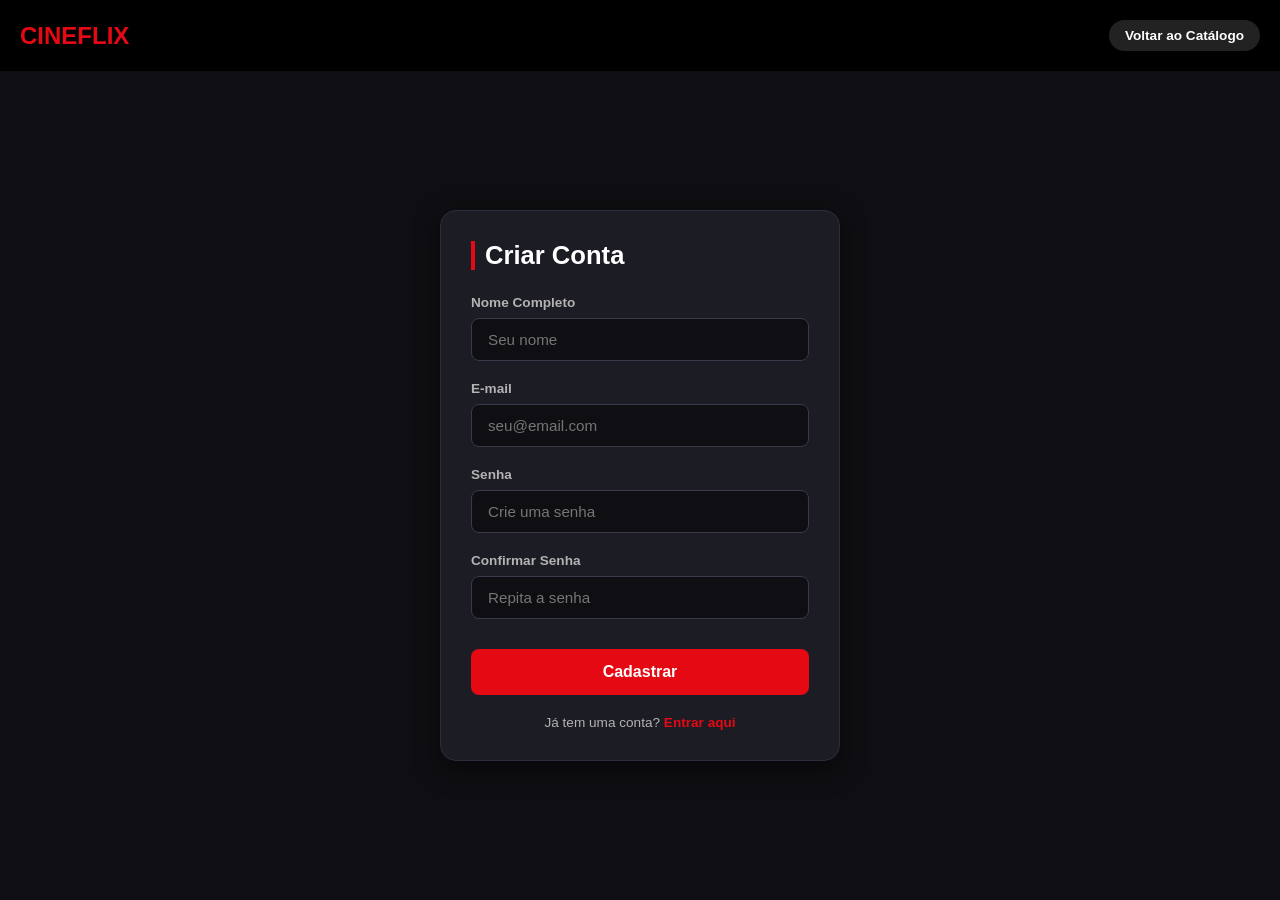
<file: index.html>
<!DOCTYPE html>
<html lang="pt-BR">
<head>
    <meta charset="UTF-8">
    <meta name="viewport" content="width=device-width, initial-scale=1.0">
    <title>CineFlix Premium - Criar Conta</title>
    <style>
        /* Mantendo o padrão Dark Mode do catálogo */
        * { margin: 0; padding: 0; box-sizing: border-box; font-family: 'Segoe UI', Tahoma, Geneva, Verdana, sans-serif; }
        body { background-color: #0f0f13; color: #fff; display: flex; flex-direction: column; min-height: 100vh; }
        
        /* Menu Superior igual ao catálogo */
        header { display: flex; justify-content: space-between; align-items: center; padding: 20px; background: #000; }
        .logo { color: #e50914; font-weight: bold; font-size: 1.5rem; text-decoration: none; }
        .btn-voltar { background: #222; color: #fff; border: none; padding: 8px 16px; border-radius: 20px; font-weight: 600; cursor: pointer; text-decoration: none; font-size: 0.85rem; }

        /* Container Centralizado do Formulário */
        .container-cadastro { flex: 1; display: flex; justify-content: center; align-items: center; padding: 20px; }
        .card-cadastro { background: #1c1c24; width: 100%; max-width: 400px; padding: 30px; border-radius: 16px; box-shadow: 0px 8px 24px rgba(0, 0, 0, 0.5); border: 1px solid #2d2d3d; }
        
        h2 { font-size: 1.6rem; margin-bottom: 25px; color: #fff; border-left: 4px solid #e50914; padding-left: 10px; }

        /* Estilização dos Inputs */
        .form-group { margin-bottom: 20px; }
        .form-group label { display: block; font-size: 0.85rem; color: #b3b3b3; margin-bottom: 8px; font-weight: 600; }
        .form-group input { width: 100%; background-color: #0f0f13; border: 1px solid #3a3a4a; color: #fff; padding: 12px 16px; border-radius: 8px; font-size: 0.95rem; outline: none; transition: border-color 0.3s; }
        
        /* Foco no Input (Efeito de clique) */
        .form-group input:focus { border-color: #e50914; }

        /* Botão de Enviar Criar Conta */
        .btn-enviar { width: 100%; background: #e50914; color: #fff; border: none; padding: 14px; border-radius: 8px; font-size: 1rem; font-weight: bold; cursor: pointer; margin-top: 10px; transition: background 0.2s, transform 0.1s; }
        .btn-enviar:hover { background: #b80710; }
        .btn-enviar:active { transform: scale(0.98); }

        /* Link de "Já tenho conta" */
        .link-login { text-align: center; margin-top: 20px; font-size: 0.85rem; color: #b3b3b3; }
        .link-login a { color: #e50914; text-decoration: none; font-weight: bold; }
        .link-login a:hover { text-decoration: underline; }
    </style>
</head>
<body>

    <!-- Menu -->
    <header>
        <a href="index.html" class="logo">CINEFLIX</a>
        <!-- Link apontando de volta para o seu catálogo atual -->
        <a href="index.html" class="btn-voltar">Voltar ao Catálogo</a>
    </header>

    <!-- Área do Formulário -->
    <main class="container-cadastro">
        <div class="card-cadastro">
            <h2>Criar Conta</h2>
            
            <form action="#">
                <div class="form-group">
                    <label for="nome">Nome Completo</label>
                    <input type="text" id="nome" placeholder="Seu nome" required>
                </div>

                <div class="form-group">
                    <label for="email">E-mail</label>
                    <input type="email" id="email" placeholder="seu@email.com" required>
                </div>

                <div class="form-group">
                    <label for="senha">Senha</label>
                    <input type="password" id="senha" placeholder="Crie uma senha" required>
                </div>

                <div class="form-group">
                    <label for="confirma-senha">Confirmar Senha</label>
                    <input type="password" id="confirma-senha" placeholder="Repita a senha" required>
                </div>

                <button type="submit" class="btn-enviar">Cadastrar</button>
            </form>

            <div class="link-login">
                Já tem uma conta? <a href="#">Entrar aqui</a>
            </div>
        </div>
    </main>

</body>
</html>
</file>
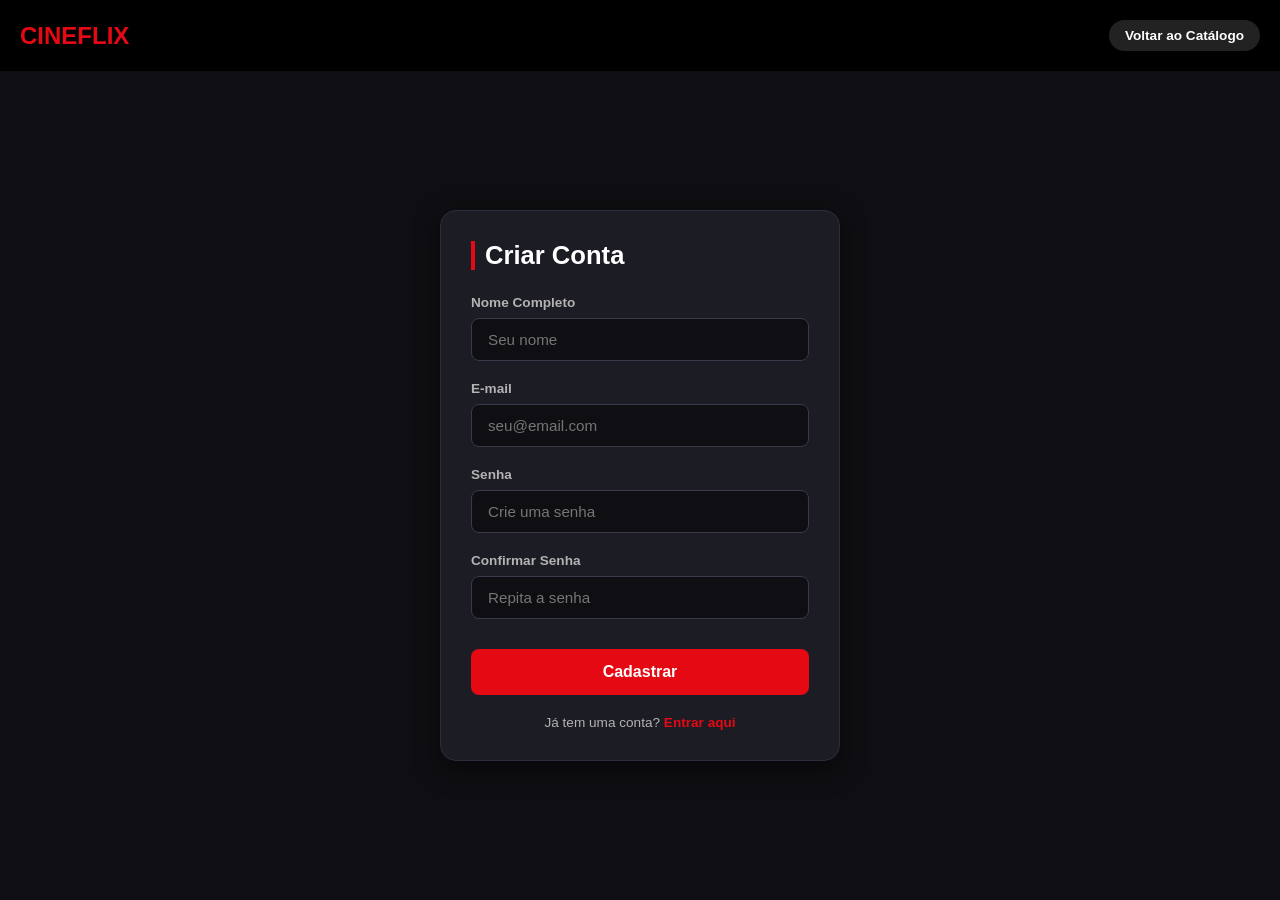
<file: adicionar.html>
<!DOCTYPE html>
<html lang="pt-BR">
<head>
    <meta charset="UTF-8">
    <meta name="viewport" content="width=device-width, initial-scale=1.0">
    <title>Filmesflix - Adicionar Perfil</title>
    <style>
        * { 
            margin: 0; 
            padding: 0; 
            box-sizing: border-box; 
            font-family: 'Arial', sans-serif; 
        }
        
        body { 
            background-color: #000000; 
            color: #ffffff; 
            min-height: 100vh; 
            display: flex;
            flex-direction: column;
            overflow-x: hidden;
        }

        .header-nav {
            display: flex;
            justify-content: space-between;
            align-items: center;
            padding: 20px;
            width: 100%;
            max-width: 600px;
            margin: 0 auto;
        }

        .header-left {
            display: flex;
            align-items: center;
            gap: 15px;
            text-decoration: none;
            color: #ffffff;
        }

        .header-left h1 {
            font-size: 1.3rem;
            font-weight: bold;
        }

        .btn-salvar-topo {
            background: none;
            border: none;
            color: #E50914;
            font-size: 1rem;
            font-weight: bold;
            cursor: pointer;
        }

        .main-content {
            flex: 1;
            width: 100%;
            max-width: 600px;
            margin: 0 auto;
            padding: 30px 20px;
            display: flex;
            flex-direction: column;
            align-items: center;
        }

        .avatar-container {
            position: relative;
            margin-bottom: 35px;
            cursor: pointer;
        }
        
        .avatar-preview { 
            width: 110px; 
            height: 110px; 
            border-radius: 12px; 
            position: relative; 
            overflow: hidden;
            background-image: url('https://i.postimg.cc/sMnJGbJx/1784404694570.png'); 
            background-size: cover;
            background-position: center;
            border: 2px solid #333;
        }

        .badge-lapis {
            position: absolute;
            bottom: -5px;
            right: -5px;
            background-color: #ffffff;
            color: #000000;
            width: 32px;
            height: 32px;
            border-radius: 50%;
            display: flex;
            justify-content: center;
            align-items: center;
            box-shadow: 0 4px 8px rgba(0,0,0,0.5);
            z-index: 10;
        }

        .input-box {
            width: 100%;
            margin-bottom: 30px;
        }

        input[type="text"] { 
            width: 100%;
            background: #262626; 
            border: none; 
            padding: 16px; 
            color: white; 
            font-size: 1.1rem; 
            border-radius: 6px; 
        }
        input[type="text"]::placeholder { color: #8c8c8c; }
        input[type="text"]:focus { outline: none; background: #333333; }

        /* MODAL DE ESCOLHER ÍCONE */
        .modal-icones {
            position: fixed;
            top: 0;
            left: 0;
            width: 100%;
            height: 100%;
            background-color: #000000;
            z-index: 1000;
            display: none; 
            flex-direction: column;
            overflow-y: auto;
            padding: 20px;
        }

        .modal-header {
            display: flex;
            align-items: center;
            gap: 15px;
            padding-bottom: 20px;
            width: 100%;
            max-width: 600px;
            margin: 0 auto;
        }

        .modal-header h2 {
            font-size: 1.3rem;
            font-weight: bold;
        }

        .modal-content {
            width: 100%;
            max-width: 600px;
            margin: 0 auto;
            display: flex;
            flex-direction: column;
            gap: 25px;
        }

        .categoria-titulo {
            font-size: 1.2rem;
            color: #ffffff;
            font-weight: bold;
            margin-bottom: 15px;
            letter-spacing: 0.5px;
        }

        .grid-icones {
            display: grid;
            grid-template-columns: repeat(4, 1fr);
            gap: 14px;
            margin-bottom: 20px;
        }

        .icone-opcao {
            width: 100%;
            aspect-ratio: 1 / 1;
            border-radius: 12px;
            cursor: pointer;
            background-size: cover;
            background-position: center;
            border: 2px solid transparent;
            background-color: #141414; 
            transition: transform 0.1s ease;
        }
        .icone-opcao:active {
            transform: scale(0.95);
        }

        .av-1 { background-image: url('https://i.postimg.cc/sMnJGbJx/1784404694570.png'); }
        .av-2 { background-image: url('https://i.postimg.cc/rDh9R79D/1784404699916.png'); }
        .av-3 { background-image: url('https://i.postimg.cc/87ybfxbs/1784404700716.png'); }
        .av-4 { background-image: url('https://i.postimg.cc/zydkH4kL/1784404703767.png'); }
        .av-5 { background-image: url('https://i.postimg.cc/sMfcX352/1784404743400.png'); }

    </style>
</head>
<body>

    <div id="telaPrincipal" style="display: block;">
        <div class="header-nav">
            <a href="perfis.html" class="header-left">
                <svg width="24" height="24" viewBox="0 0 24 24" fill="none" stroke="currentColor" stroke-width="2.5"><line x1="19" y1="12" x2="5" y2="12"></line><polyline points="12 19 5 12 12 5"></polyline></svg>
                <h1>Adicionar perfil</h1>
            </a>
            <button class="btn-salvar-topo" onclick="salvarPerfil()">Salvar</button>
        </div>

        <div class="main-content">
            <div class="avatar-container" onclick="abrirModal()">
                <div class="avatar-preview" id="preview"></div>
                <div class="badge-lapis">
                    <svg width="16" height="16" viewBox="0 0 24 24" fill="none" stroke="currentColor" stroke-width="2.5"><path d="M12 20h9"></path><path d="M16.5 3.5a2.121 2.121 0 0 1 3 3L7 19l-4 1 1-4L16.5 3.5z"></path></svg>
                </div>
            </div>

            <div class="input-box">
                <input type="text" id="nomePerfil" placeholder="Nome do perfil" maxlength="15" autocomplete="off">
            </div>
        </div>
    </div>

    <!-- TELA DE ÍCONES -->
    <div id="modalIcones" class="modal-icones">
        <div class="modal-header">
            <div style="cursor: pointer; display: flex; align-items: center;" onclick="fecharModal()">
                <svg width="24" height="24" viewBox="0 0 24 24" fill="none" stroke="currentColor" stroke-width="2.5" style="margin-right: 15px;"><line x1="19" y1="12" x2="5" y2="12"></line><polyline points="12 19 5 12 12 5"></polyline></svg>
                <h2>Escolha um ícone</h2>
            </div>
        </div>

        <div class="modal-content">
            <div>
                <p class="categoria-titulo">Cinemáticos</p>
                <div class="grid-icones">
                    <div class="icone-opcao av-1" onclick="selecionarAvatar('https://i.postimg.cc/sMnJGbJx/1784404694570.png')"></div>
                    <div class="icone-opcao av-2" onclick="selecionarAvatar('https://i.postimg.cc/rDh9R79D/1784404699916.png')"></div>
                    <div class="icone-opcao av-3" onclick="selecionarAvatar('https://i.postimg.cc/87ybfxbs/1784404700716.png')"></div>
                    <div class="icone-opcao av-4" onclick="selecionarAvatar('https://i.postimg.cc/zydkH4kL/1784404703767.png')"></div>
                    <div class="icone-opcao av-5" onclick="selecionarAvatar('https://i.postimg.cc/sMfcX352/1784404743400.png')"></div>
                </div>
            </div>
        </div>
    </div>

    <script>
        // Trava de segurança atualizada para localStorage
        if (localStorage.getItem('usuarioLogado') !== 'true') {
            window.location.href = 'index.html';
        }

        function abrirModal() {
            document.getElementById('telaPrincipal').style.display = 'none';
            document.getElementById('modalIcones').style.display = 'flex';
        }

        function fecharModal() {
            document.getElementById('modalIcones').style.display = 'none';
            document.getElementById('telaPrincipal').style.display = 'block';
        }

        function selecionarAvatar(urlImagem) {
            const preview = document.getElementById('preview');
            preview.style.backgroundImage = "url('" + urlImagem + "')";
            fecharModal();
        }

        function salvarPerfil() {
            const nome = document.getElementById('nomePerfil').value.trim();
            if (nome === "") {
                alert("Por favor, digite um nome para o perfil.");
                return;
            }
            alert("Perfil '" + nome + "' criado com sucesso!");
            window.location.href = 'perfis.html';
        }
    </script>

</body>
</html>
</file>
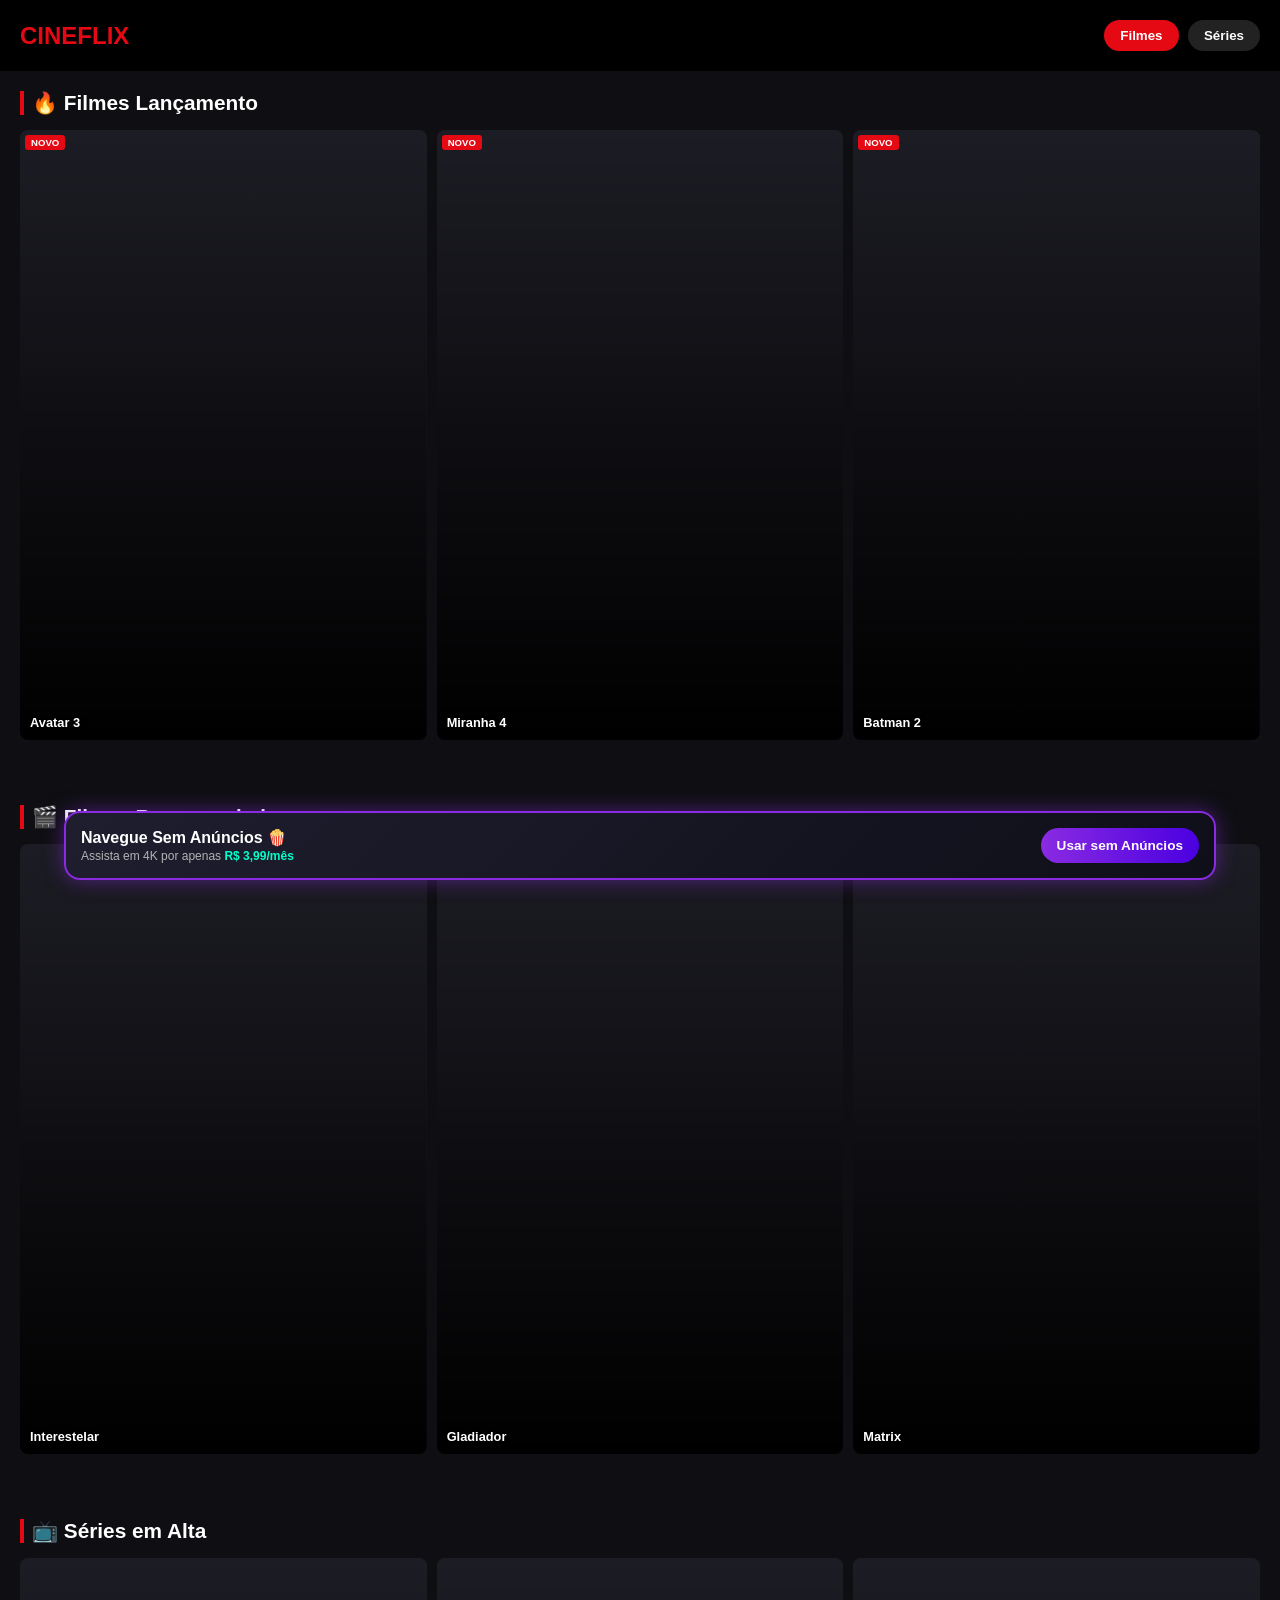
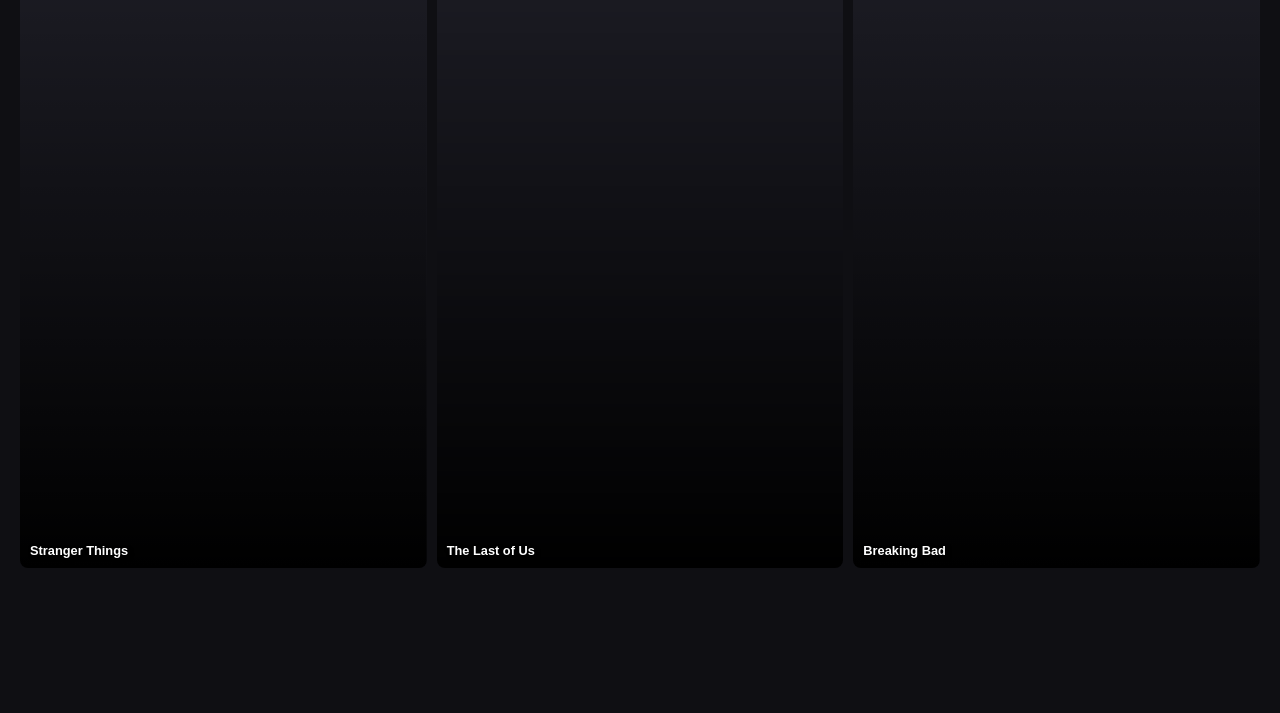
<file: filmes.html>
<!DOCTYPE html>
<html lang="pt-BR">
<head>
    <meta charset="UTF-8">
    <meta name="viewport" content="width=device-width, initial-scale=1.0">
    <title>CineFlix Premium</title>
    <style>
        /* Estilo Dark Mode Profissional */
        * { margin: 0; padding: 0; box-sizing: border-box; font-family: 'Segoe UI', Tahoma, Geneva, Verdana, sans-serif; }
        body { background-color: #0f0f13; color: #fff; padding-bottom: 100px; }
        
        /* Menu Superior */
        header { display: flex; justify-content: space-between; align-items: center; padding: 20px; background: #000; sticky: top; }
        .logo { color: #e50914; font-weight: bold; font-size: 1.5rem; }
        nav button { background: #222; color: #fff; border: none; padding: 8px 16px; margin-left: 5px; border-radius: 20px; font-weight: 600; cursor: pointer; }
        nav button.active { background: #e50914; }

        /* Seções do Catálogo */
        section { padding: 20px; }
        h2 { font-size: 1.3rem; margin-bottom: 15px; color: #fff; border-left: 4px solid #e50914; padding-left: 8px; }
        
        /* Grid de Filmes Adaptável para Celular */
        .grid { display: grid; grid-template-columns: repeat(3, 1fr); gap: 10px; margin-bottom: 25px; }
        .card { background: #1c1c24; border-radius: 8px; overflow: hidden; position: relative; aspect-ratio: 2/3; display: flex; align-items: flex-end; padding: 10px; background-size: cover; background-position: center; }
        .card span { font-size: 0.8rem; font-weight: bold; text-shadow: 2px 2px 4px #000; }
        
        /* Badges de Lançamento */
        .badge { position: absolute; top: 5px; left: 5px; background: #e50914; font-size: 0.6rem; padding: 2px 6px; border-radius: 3px; font-weight: bold; }

        /* Overlay do Anúncio Premium Estiloso */
        .overlay-premium { position: fixed; bottom: 20px; left: 5%; right: 5%; background: linear-gradient(135deg, #1e1e2f 0%, #0f0f19 100%); border: 2px solid #8a2be2; border-radius: 16px; padding: 15px; display: flex; justify-content: space-between; align-items: center; box-shadow: 0px 0px 20px rgba(138, 43, 226, 0.5); z-index: 1000; animation: pulse 2s infinite; }
        .overlay-text h3 { font-size: 1rem; color: #fff; margin-bottom: 2px; }
        .overlay-text p { font-size: 0.75rem; color: #b3b3b3; }
        .overlay-text span { color: #00ffcc; font-weight: bold; }
        .btn-premium { background: linear-gradient(90deg, #8a2be2, #4a00e0); color: #fff; border: none; padding: 10px 16px; border-radius: 25px; font-weight: bold; font-size: 0.85rem; cursor: pointer; white-space: nowrap; }
        
        @keyframes pulse {
            0% { box-shadow: 0 0 10px rgba(138, 43, 226, 0.4); }
            50% { box-shadow: 0 0 20px rgba(138, 43, 226, 0.7); }
            100% { box-shadow: 0 0 10px rgba(138, 43, 226, 0.4); }
        }
    </style>
</head>
<body>

    <!-- Menu -->
    <header>
        <div class="logo">CINEFLIX</div>
        <nav>
            <button class="active">Filmes</button>
            <button>Séries</button>
        </nav>
    </header>

    <!-- Lançamentos -->
    <section>
        <h2>🔥 Filmes Lançamento</h2>
        <div class="grid">
            <!-- Nota: Substitua o background-image pelos links das suas capas se quiser -->
            <div class="card" style="background-image: linear-gradient(transparent, #000), url('https://picsum.photos/200/300?random=1');">
                <div class="badge">NOVO</div>
                <span>Avatar 3</span>
            </div>
            <div class="card" style="background-image: linear-gradient(transparent, #000), url('https://picsum.photos/200/300?random=2');">
                <div class="badge">NOVO</div>
                <span>Miranha 4</span>
            </div>
            <div class="card" style="background-image: linear-gradient(transparent, #000), url('https://picsum.photos/200/300?random=3');">
                <div class="badge">NOVO</div>
                <span>Batman 2</span>
            </div>
        </div>
    </section>

    <!-- Filmes Populares -->
    <section>
        <h2>🎬 Filmes Recomendados</h2>
        <div class="grid">
            <div class="card" style="background-image: linear-gradient(transparent, #000), url('https://picsum.photos/200/300?random=4');"><span>Interestelar</span></div>
            <div class="card" style="background-image: linear-gradient(transparent, #000), url('https://picsum.photos/200/300?random=5');"><span>Gladiador</span></div>
            <div class="card" style="background-image: linear-gradient(transparent, #000), url('https://picsum.photos/200/300?random=6');"><span>Matrix</span></div>
        </div>
    </section>

    <!-- Séries -->
    <section>
        <h2>📺 Séries em Alta</h2>
        <div class="grid">
            <div class="card" style="background-image: linear-gradient(transparent, #000), url('https://picsum.photos/200/300?random=7');"><span>Stranger Things</span></div>
            <div class="card" style="background-image: linear-gradient(transparent, #000), url('https://picsum.photos/200/300?random=8');"><span>The Last of Us</span></div>
            <div class="card" style="background-image: linear-gradient(transparent, #000), url('https://picsum.photos/200/300?random=9');"><span>Breaking Bad</span></div>
        </div>
    </section>

    <!-- Overlay de Anúncio Premium Fixo no Rodapé -->
    <div class="overlay-premium">
        <div class="overlay-text">
            <h3>Navegue Sem Anúncios 🍿</h3>
            <p>Assista em 4K por apenas <span>R$ 3,99/mês</span></p>
        </div>
        <button class="btn-premium">Usar sem Anúncios</button>
    </div>

</body>
</html>
</file>
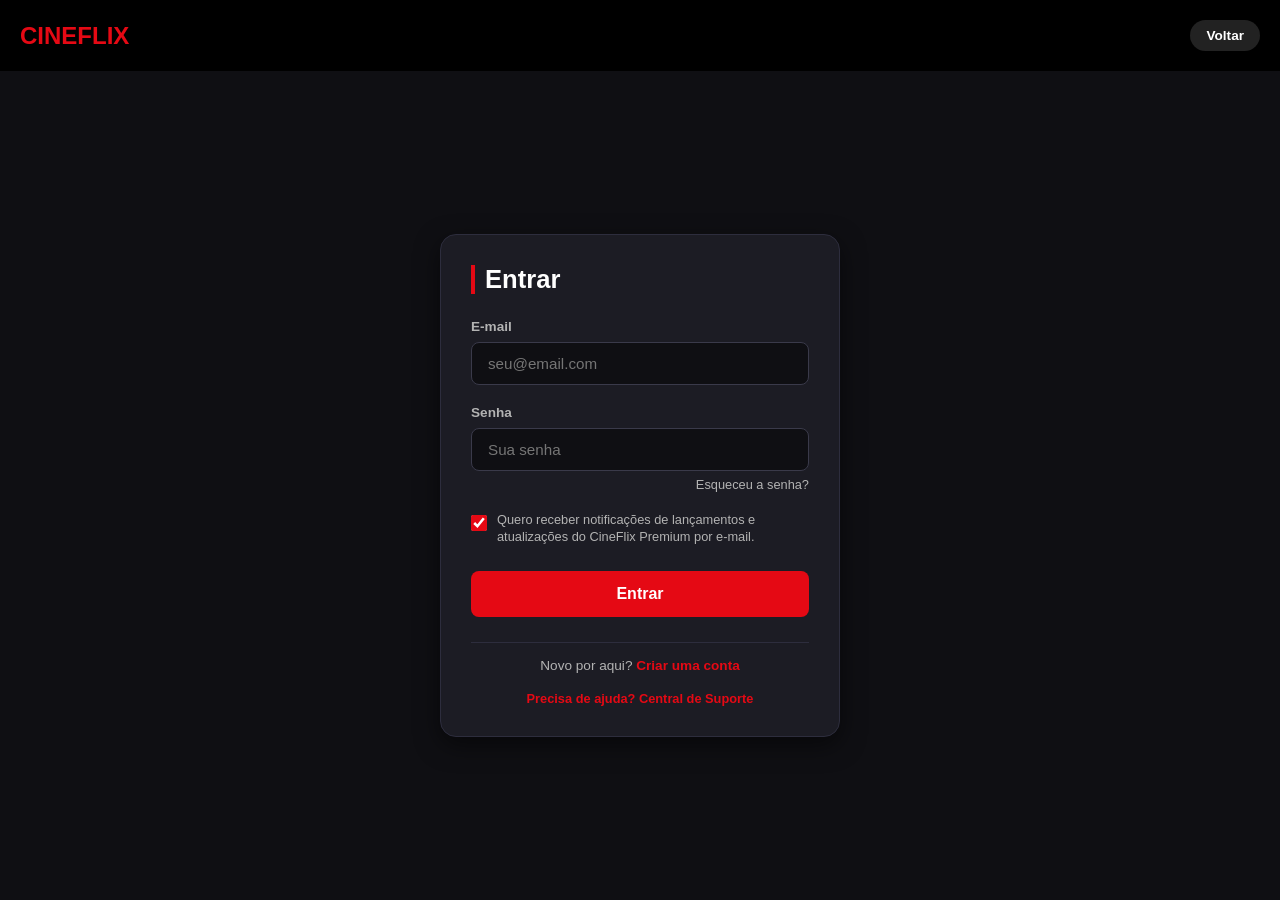
<file: login.html>
<!DOCTYPE html>
<html lang="pt-BR">
<head>
    <meta charset="UTF-8">
    <meta name="viewport" content="width=device-width, initial-scale=1.0">
    <title>CineFlix Premium - Entrar</title>
    <style>
        /* Mantendo o padrão Dark Mode do catálogo e cadastro */
        * { margin: 0; padding: 0; box-sizing: border-box; font-family: 'Segoe UI', Tahoma, Geneva, Verdana, sans-serif; }
        body { background-color: #0f0f13; color: #fff; display: flex; flex-direction: column; min-height: 100vh; }
        
        /* Menu Superior */
        header { display: flex; justify-content: space-between; align-items: center; padding: 20px; background: #000; }
        .logo { color: #e50914; font-weight: bold; font-size: 1.5rem; text-decoration: none; }
        .btn-voltar { background: #222; color: #fff; border: none; padding: 8px 16px; border-radius: 20px; font-weight: 600; cursor: pointer; text-decoration: none; font-size: 0.85rem; }

        /* Container Centralizado */
        .container-login { flex: 1; display: flex; justify-content: center; align-items: center; padding: 20px; }
        .card-login { background: #1c1c24; width: 100%; max-width: 400px; padding: 30px; border-radius: 16px; box-shadow: 0px 8px 24px rgba(0, 0, 0, 0.5); border: 1px solid #2d2d3d; }
        
        h2 { font-size: 1.6rem; margin-bottom: 25px; color: #fff; border-left: 4px solid #e50914; padding-left: 10px; }

        /* Estilização dos Inputs */
        .form-group { margin-bottom: 20px; position: relative; }
        .form-group label { display: block; font-size: 0.85rem; color: #b3b3b3; margin-bottom: 8px; font-weight: 600; }
        .form-group input[type="email"], .form-group input[type="password"] { width: 100%; background-color: #0f0f13; border: 1px solid #3a3a4a; color: #fff; padding: 12px 16px; border-radius: 8px; font-size: 0.95rem; outline: none; transition: border-color 0.3s; }
        
        .form-group input:focus { border-color: #e50914; }

        /* Links Úteis dentro do Form */
        .recuperar-senha { display: block; text-align: right; font-size: 0.8rem; color: #b3b3b3; text-decoration: none; margin-top: 6px; transition: color 0.2s; }
        .recuperar-senha:hover { color: #e50914; text-decoration: underline; }

        /* Checkbox de Atualizações Estilizado */
        .checkbox-group { display: flex; align-items: flex-start; margin-bottom: 20px; cursor: pointer; }
        .checkbox-group input { margin-top: 3px; margin-right: 10px; accent-color: #e50914; min-width: 16px; min-height: 16px; }
        .checkbox-group label { font-size: 0.8rem; color: #b3b3b3; line-height: 1.3; cursor: pointer; }

        /* Botão Entrar */
        .btn-entrar { width: 100%; background: #e50914; color: #fff; border: none; padding: 14px; border-radius: 8px; font-size: 1rem; font-weight: bold; cursor: pointer; margin-top: 5px; transition: background 0.2s, transform 0.1s; }
        .btn-entrar:hover { background: #b80710; }
        .btn-entrar:active { transform: scale(0.98); }

        /* Links de rodapé do card */
        .footer-links { text-align: center; margin-top: 25px; font-size: 0.85rem; color: #b3b3b3; border-top: 1px solid #2d2d3d; padding-top: 15px; }
        .footer-links p { margin-bottom: 8px; }
        .footer-links a { color: #e50914; text-decoration: none; font-weight: bold; }
        .footer-links a:hover { text-decoration: underline; }
        
        .ajuda-link { display: inline-block; margin-top: 10px; font-size: 0.8rem; color: #8a2be2; text-decoration: none; font-weight: 600; }
        .ajuda-link:hover { text-decoration: underline; color: #a046f5; }
    </style>
</head>
<body>

    <!-- Menu -->
    <header>
        <a href="index.html" class="logo">CINEFLIX</a>
        <a href="index.html" class="btn-voltar">Voltar</a>
    </header>

    <!-- Área de Login -->
    <main class="container-login">
        <div class="card-login">
            <h2>Entrar</h2>
            
            <form id="formLogin">
                <div class="form-group">
                    <label for="email">E-mail</label>
                    <input type="email" id="email" placeholder="seu@email.com" required>
                </div>

                <div class="form-group">
                    <label for="senha">Senha</label>
                    <input type="password" id="senha" placeholder="Sua senha" required>
                    <a href="#" class="recuperar-senha" id="btnRecuperar">Esqueceu a senha?</a>
                </div>

                <!-- Recurso para receber atualizações do app -->
                <div class="checkbox-group">
                    <input type="checkbox" id="atualizacoes" checked>
                    <label for="atualizacoes">Quero receber notificações de lançamentos e atualizações do CineFlix Premium por e-mail.</label>
                </div>

                <button type="submit" class="btn-entrar">Entrar</button>
            </form>

            <!-- Links para criar conta e ajuda -->
            <div class="footer-links">
                <p>Novo por aqui? <a href="cadastro.html">Criar uma conta</a></p>
                <a href="#" class="ajuda-link" id="btnAjuda">Precisa de ajuda? Central de Suporte</a>
            </div>
        </div>
    </main>

    <script>
        // Ação ao tentar Entrar
        document.getElementById('formLogin').addEventListener('submit', function(event) {
            event.preventDefault();
            
            const email = document.getElementById('email').value;
            const receberUpdates = document.getElementById('atualizacoes').checked;

            if(receberUpdates) {
                alert(`Login efetuado! Você receberá as últimas atualizações do app em: ${email}`);
            } else {
                alert('Login efetuado com sucesso!');
            }
            
            // Redireciona para o catálogo (index.html)
            window.location.href = 'index.html';
        });

        // Simulação do recurso de recuperar conta
        document.getElementById('btnRecuperar').addEventListener('click', function(e) {
            e.preventDefault();
            const email = prompt('Digite seu e-mail cadastrado para enviarmos as instruções de recuperação:');
            if (email) {
                alert(`Enviamos um link de redefinição de senha para o e-mail: ${email}`);
            }
        });

        // Simulação da Central de Ajuda
        document.getElementById('btnAjuda').addEventListener('click', function(e) {
            e.preventDefault();
            alert('Direcionando para a Central de Ajuda CineFlix...\n\nSuporte Técnico 24h via chat ativo.');
        });
    </script>

</body>
</html>
</file>
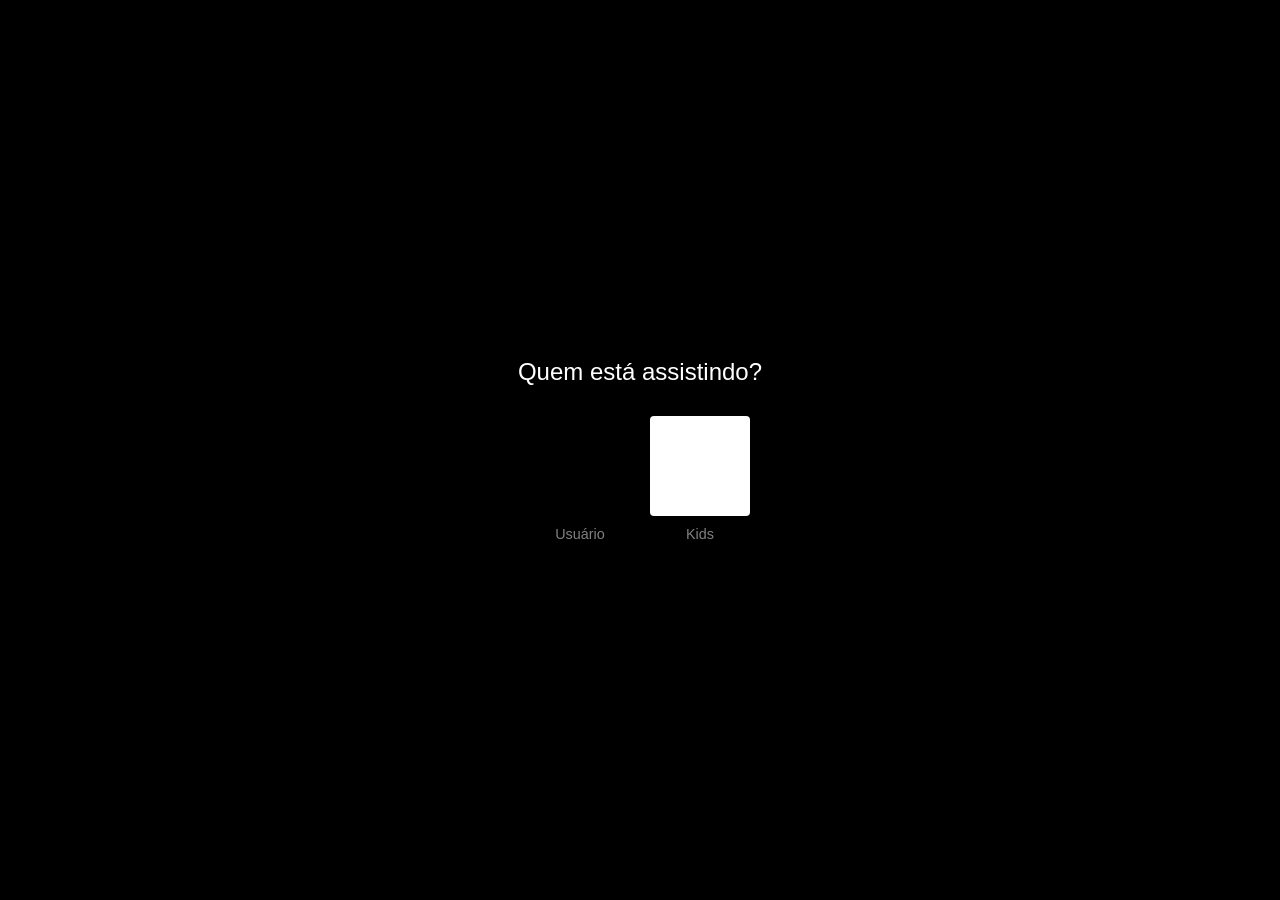
<file: perfis.html>
<!DOCTYPE html>
<html lang="pt-BR">
<head>
    <meta charset="UTF-8">
    <meta name="viewport" content="width=device-width, initial-scale=1.0, maximum-scale=1.0, user-scalable=no">
    <title>Quem está assistindo?</title>
    <style>
        * { margin: 0; padding: 0; box-sizing: border-box; font-family: sans-serif; }
        body { background-color: #000; color: #fff; min-height: 100vh; display: flex; flex-direction: column; align-items: center; justify-content: center; }
        h1 { font-size: 1.5rem; margin-bottom: 30px; font-weight: normal; }
        .perfis-container { display: flex; flex-wrap: wrap; justify-content: center; gap: 20px; width: 100%; padding: 0 20px; }
        .perfil-box { text-align: center; cursor: pointer; width: 100px; }
        .avatar { width: 100px; height: 100px; border-radius: 4px; background-size: cover; background-position: center; margin-bottom: 10px; }
        .perfil-nome { color: #808080; font-size: 0.9rem; margin-top: 5px; }
    </style>
</head>
<body>

    <h1>Quem está assistindo?</h1>

    <div class="perfis-container">
        <!-- Perfil Principal -->
        <div class="perfil-box" onclick="window.location.href='filmes.html'">
            <div class="avatar" style="background-image: url('https://i.postimg.cc/sMnJGbJx/1784404694570.png');"></div>
            <div class="perfil-nome" id="nomeExibido">Carregando...</div>
        </div>

        <!-- Perfil Kids (Novo) -->
        <div class="perfil-box" onclick="window.location.href='filmes.html'">
            <div class="avatar" style="background-color: #fff; background-image: url('https://img.icons8.com/color/100/000000/child-skin-type-1.png');"></div>
            <div class="perfil-nome">Kids</div>
        </div>
    </div>

    <script>
        // Puxa o nome que você salvou lá no "adicionar.html"
        const nomeSalvo = localStorage.getItem('nomeDoPerfil');
        document.getElementById('nomeExibido').innerText = nomeSalvo ? nomeSalvo : "Usuário";
    </script>
</body>
</html>
</file>
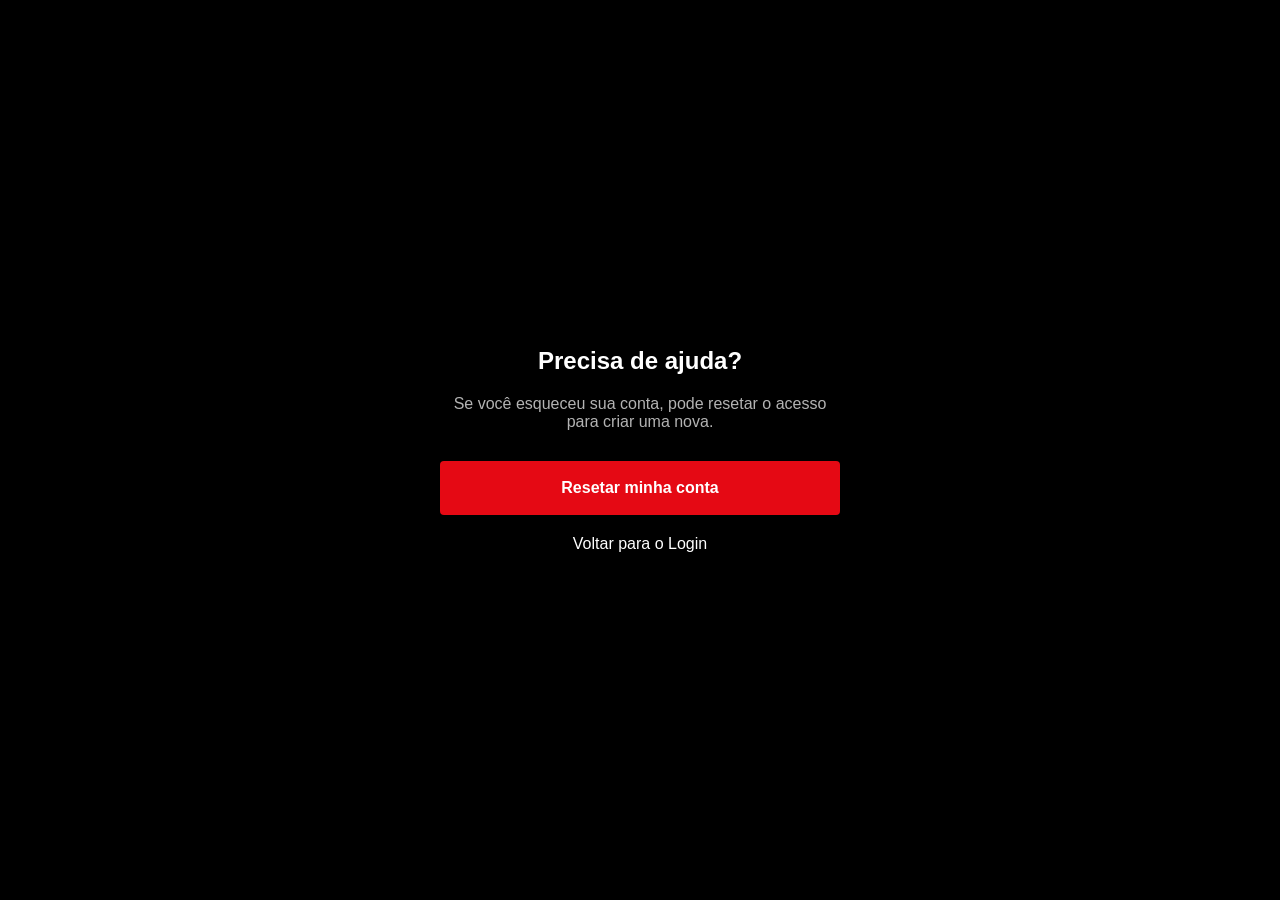
<file: recuperar.html>
<!DOCTYPE html>
<html lang="pt-BR">
<head>
    <meta charset="UTF-8">
    <meta name="viewport" content="width=device-width, initial-scale=1.0, maximum-scale=1.0, user-scalable=no">
    <title>Recuperar Conta - Filmesflix</title>
    <style>
        * { margin: 0; padding: 0; box-sizing: border-box; font-family: sans-serif; }
        body { background-color: #000; color: #fff; display: flex; justify-content: center; align-items: center; min-height: 100vh; }
        .box { width: 92%; max-width: 400px; text-align: center; }
        h2 { margin-bottom: 20px; }
        p { color: #b3b3b3; margin-bottom: 30px; }
        button { width: 100%; padding: 18px; background: #E50914; border: none; color: #fff; font-weight: bold; cursor: pointer; border-radius: 4px; font-size: 16px; }
        .voltar { margin-top: 20px; display: block; color: #fff; text-decoration: none; }
    </style>
</head>
<body>
    <div class="box">
        <h2>Precisa de ajuda?</h2>
        <p>Se você esqueceu sua conta, pode resetar o acesso para criar uma nova.</p>
        <button onclick="resetarConta()">Resetar minha conta</button>
        <a href="index.html" class="voltar">Voltar para o Login</a>
    </div>

    <script>
        function resetarConta() {
            if (confirm("Isso apagará sua conta atual e permitirá um novo cadastro. Tem certeza?")) {
                localStorage.clear();
                alert("Conta resetada com sucesso!");
                window.location.href = 'index.html';
            }
        }
    </script>
</body>
</html>
</file>
